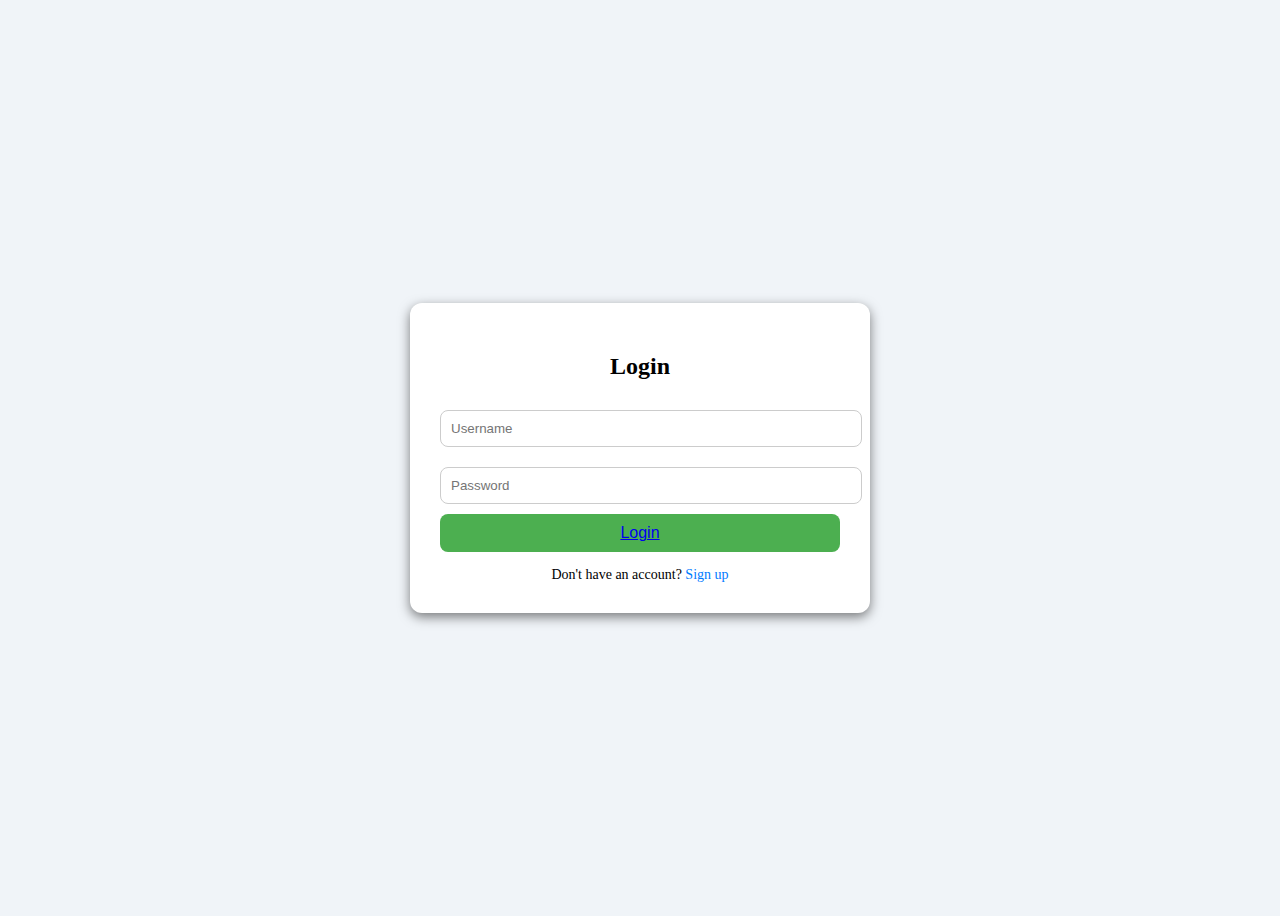
<file: index.html>
<!DOCTYPE html>
<html lang="en">
<head>
  <meta charset="UTF-8" />
  <meta name="viewport" content="width=device-width, initial-scale=1.0"/>
  <title>Login Page</title>
  <link rel="stylesheet" href="style.css">
</head>
<body>
    
    <div class="login-container">
        <h2>Login</h2>
        <form action="#" method="post">
          <input type="text" placeholder="Username" name="username" required />
          <input type="password" placeholder="Password" name="password" required />
          <button type="submit"><a href="dash.html">Login</a></button>
        </form>
        <div class="signup-link">
          Don't have an account? <a href="create.html" target="_blank">Sign up</a>
        </div>
      </div>
   
</body>
</html>
</file>
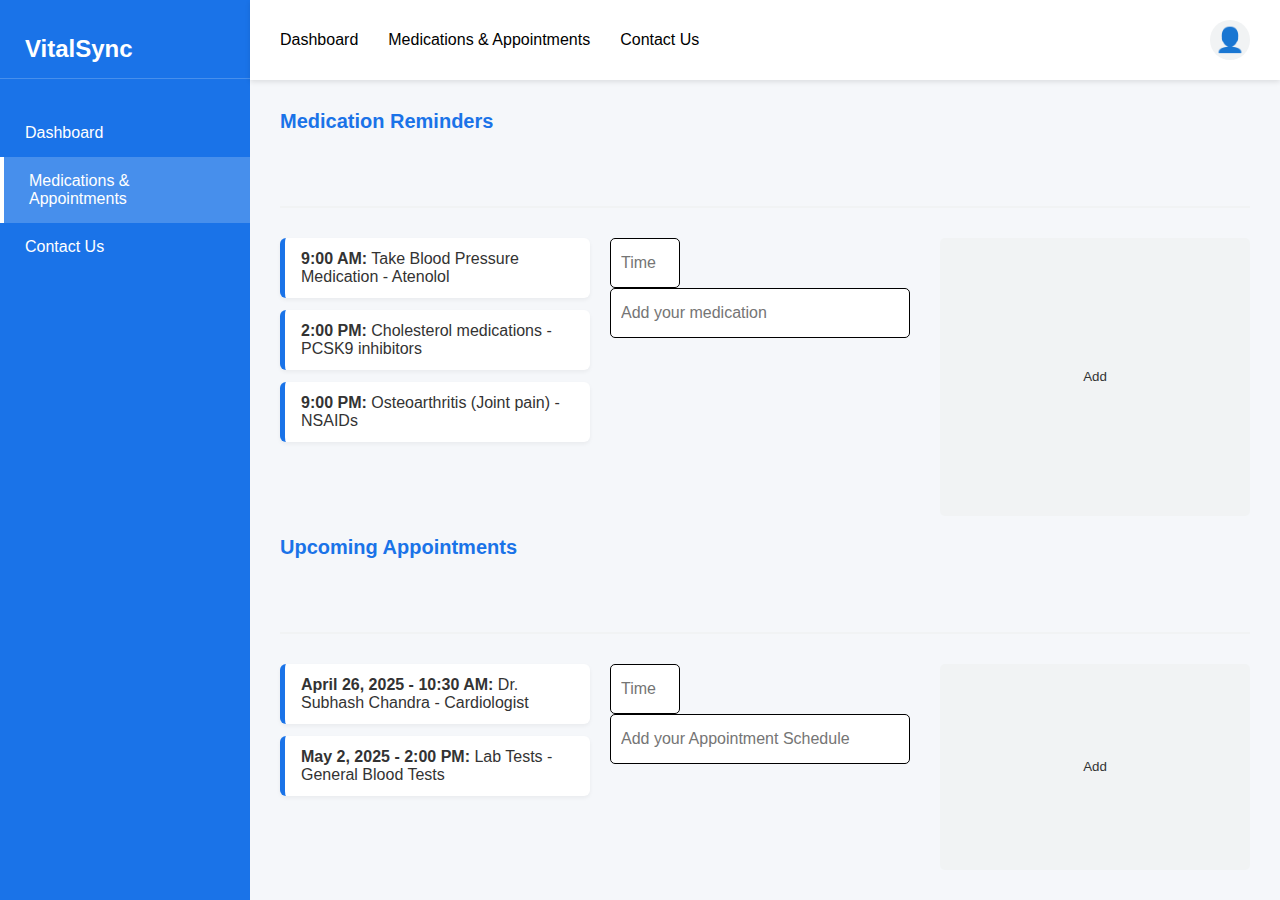
<file: appointments.html>
<!DOCTYPE html>
<html lang="en">
<head>
  <meta charset="UTF-8" />
  <meta name="viewport" content="width=device-width, initial-scale=1.0" />
  <title>VitalSync - Reminders & Appointments</title>
  <link rel="stylesheet" href="VitalSync.css" />
  <style>
    .appointments-section {
      grid-area: main;
      padding: 30px;
      display: grid;
      grid-template-columns: repeat(auto-fit, minmax(300px, 1fr));
      gap: 20px;
    }


    .input{
      padding:10px;
      font-size: 16px;
      border:1px solid black;
      border-radius: 5px;
      width:300px;
      height:50px;
    }
    .Time{
      padding:10px;
      font-size: 16px;
      border:1px solid black;
      border-radius: 5px;
      width:70px;
      height:50px;
    }

    .fillup{
      display: inline;
    }

    .appointments-section h2 {
      color: #1a73e8;
      font-size: 20px;
      margin-bottom: 10px;
      border-bottom: 2px solid #f1f3f4;
      padding-bottom: 10px;
      grid-column: 1 / -1;
    }

    .appointments-section ul {
      list-style: none;
      padding-left: 0;
    }

    .appointments-section li {
      background-color: #ffffff;
      border-left: 5px solid #1a73e8;
      padding: 12px 16px;
      margin-bottom: 12px;
      border-radius: 6px;
      box-shadow: 0 2px 4px rgba(0, 0, 0, 0.05);
    
    .button {
      width: 100px;
      height: 45px;  
      padding: 10px 20px;
      border: none;
      border-radius: 5px;
      background-color: #1a73e8;
      color: #fff;
      font-size: 16px;
      font-weight: 600;
      cursor: pointer;
      transition: background-color 0.3s;
      margin-top: 10px;
}

.button:hover {
  background-color: #1557b0;
}


    }
  </style>
</head>
<body>
  <div class="container">
    <!-- Sidebar -->
    <aside class="sidebar">
      <h2>VitalSync</h2>
      <ul>
        <li><a href="dash.html">Dashboard</a></li>
        <li class="active"><a href="appointments.html">Medications & Appointments</a></li>
        <li><a href="contact.html">Contact Us</a></li>
      </ul>
    </aside>

    <!-- Header -->
    <header class="header">
      <ul class="top-nav">
        <li><a href="dash.html">Dashboard</a></li>
        <li><a href="appointments.html">Medications & Appointments</a></li>
        <li><a href="contact.html">Contact Us</a></li>
      </ul>
      <a href="create.html" class="user-icon">👤</a>
    </header>

    <!-- Main Content -->
    <main class="appointments-section">
      <h2>Medication Reminders</h2>
      <ul>
        <li><strong>9:00 AM:</strong> Take Blood Pressure Medication - Atenolol</li>
        <li><strong>2:00 PM:</strong> Cholesterol medications - PCSK9 inhibitors</li>
        <li><strong>9:00 PM:</strong> Osteoarthritis (Joint pain) - NSAIDs</li>
      </ul>
      <div class="fillup">
      <input id="time" type="text" class="Time" placeholder="Time">
      <label for="time"></label>

      <input id="medication" type="text" class="input" placeholder="Add your medication">
      <label for="medication"></label>
      </div>
      <button>Add</button>

      <h2>Upcoming Appointments</h2>
      <ul>
        <li><strong>April 26, 2025 - 10:30 AM:</strong> Dr. Subhash Chandra - Cardiologist</li>
        <li><strong>May 2, 2025 - 2:00 PM:</strong> Lab Tests - General Blood Tests</li>
      </ul>
      <div class="fillup">
        
        <input id="time" type="text" class="Time" placeholder="Time">
        <label for="time"></label>
       
  
        <input id="appointment" type="text" class="input" placeholder="Add your Appointment Schedule">
        <label for="appointment"></label>
      </div>
      <button class="button">Add</button>
     
    </main>
  </div>
</body>
</html>
</file>
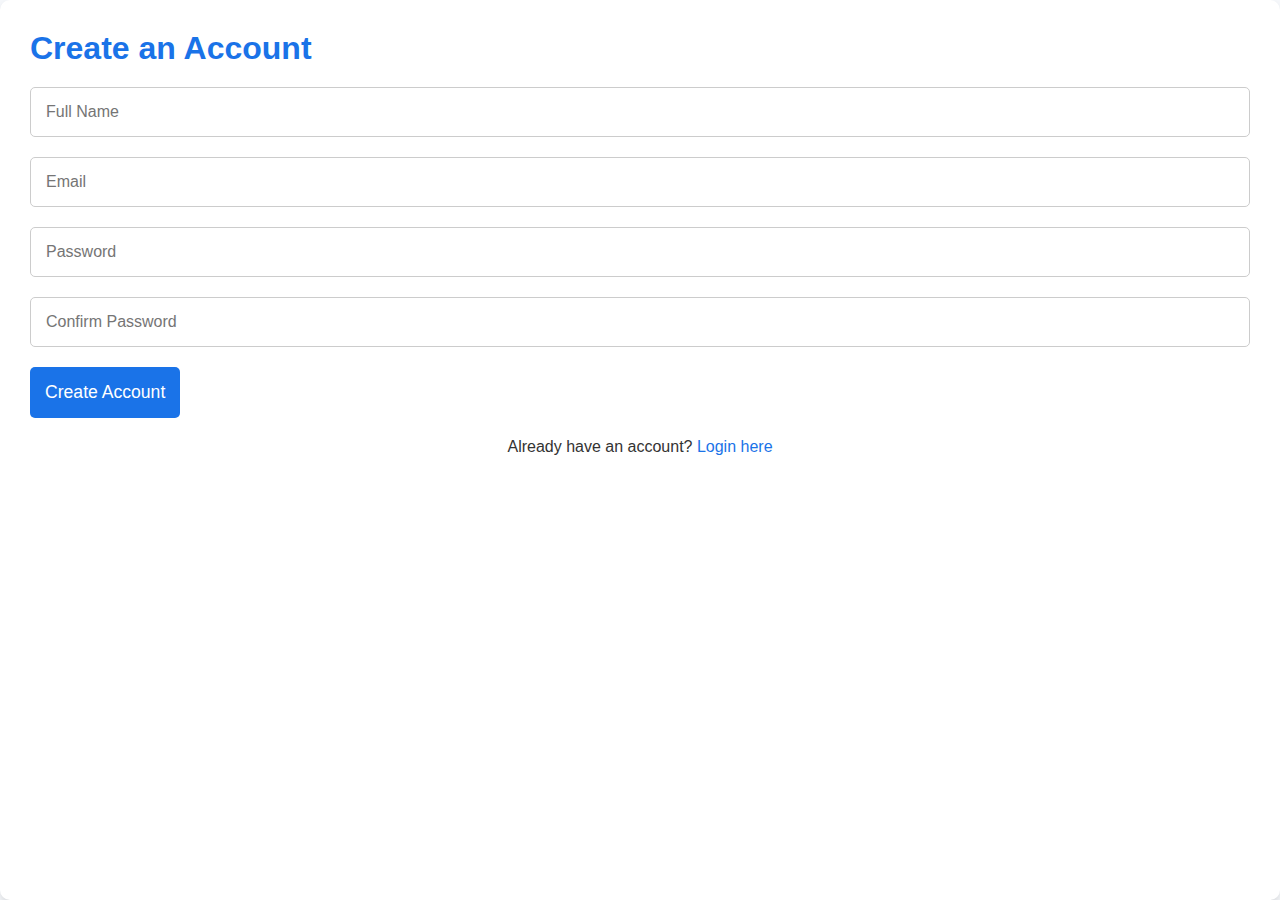
<file: create.html>
<!DOCTYPE html>
<html lang="en">
<head>
    <meta charset="UTF-8">
    <meta name="viewport" content="width=device-width, initial-scale=1.0">
    <title>Create Account</title>
    <link rel="stylesheet" href="create.css">
</head>
<body>

<div class="container">
   

    
    <main class="main-content">
        <h1>Create an Account</h1>

        <form action="#" method="post">
            <div class="input-group">
                <div class="input-box">
                    <input type="text" placeholder="Full Name" required>
                </div>
                <div class="input-box">
                    <input type="email" placeholder="Email" required>
                </div>
                <div class="input-box">
                    <input type="password" placeholder="Password" required>
                </div>
                <div class="input-box">
                    <input type="password" placeholder="Confirm Password" required>
                </div>
            </div>

            <div class="submit-btn">
                <button type="submit">Create Account</button>
            </div>
        </form>

        <p class="redirect-link">Already have an account? <a href="index.html">Login here</a></p>
    </main>
</div>

</body>
</html>
</file>
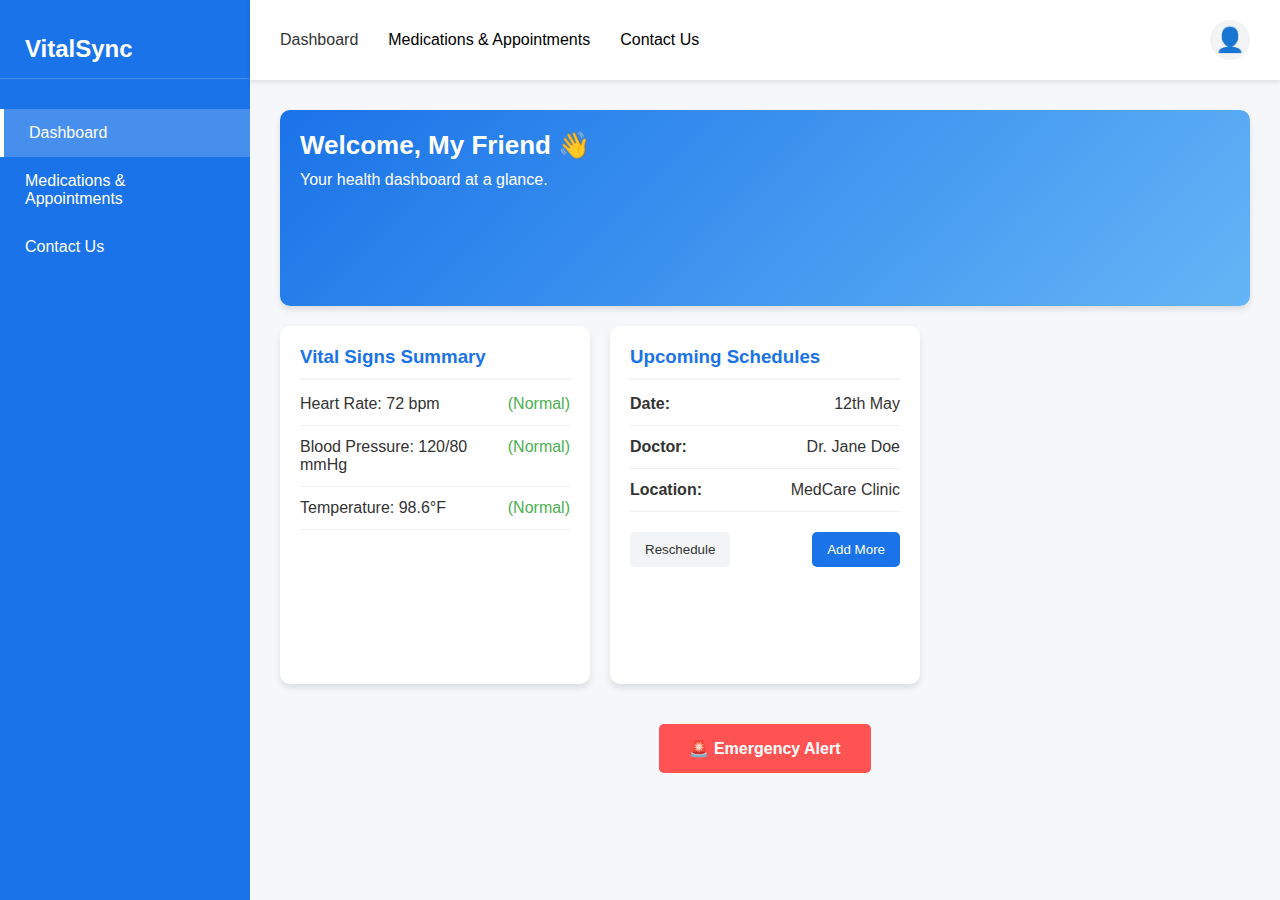
<file: dash.html>
<!DOCTYPE html>
<html lang="en">
<head>
  <meta charset="UTF-8" />
  <meta name="viewport" content="width=device-width, initial-scale=1.0"/>
  <title>VitalSync</title>
  <link rel="stylesheet" href="VitalSync.css">
  
</head>
<body>
  <div class="container">
    
    <!-- Sidebar -->
    <aside class="sidebar">
      <h2>VitalSync</h2>
      <ul>
        <li class="active">Dashboard</li>
        <li>
          <a href="appointments.html">Medications & Appointments</a></li>
        <li><a href="contact.html">Contact Us</a></li>
      </ul>
    </aside>

    <!-- Header -->
    <header class="header">
      <ul class="top-nav">
        <li class="active">Dashboard</a></li>
        <li><a href="appointments.html">Medications & Appointments</a></li>
        <li><a href="contact.html">Contact Us</a></li>
      </ul>
      <a href="create.html" class="user-icon">👤</a>
    </header>

    <!-- Main Content -->
    <main class="main-content">
      
      <!-- Welcome -->
      <section class="card welcome-card">
        <h1>Welcome, My Friend 👋</h1>
        <p>Your health dashboard at a glance.</p>
      </section>

      <!-- Vital Signs Summary -->
      <section class="card vitals-card">
        <h3>Vital Signs Summary</h3>
        <ul>
          <li>Heart Rate: 72 bpm <span>(Normal)</span></li>
          <li>Blood Pressure: 120/80 mmHg <span>(Normal)</span></li>
          <li>Temperature: 98.6°F <span>(Normal)</span></li>
        </ul>
      </section>

      <!-- Upcoming Schedules -->
      <section class="card appointments-card">
        <h3>Upcoming Schedules</h3>
        <ul>
          <li><strong>Date:</strong> 12th May</li>
          <li><strong>Doctor:</strong> Dr. Jane Doe</li>
          <li><strong>Location:</strong> MedCare Clinic</li>
        </ul>
        <div class="button-group">
          <button>Reschedule</button>
          <button class="join">Add More</button>
        </div>
      </section>

      <!-- Emergency Button -->
      <section class="emergency-button">
        <button>🚨 Emergency Alert</button>
      </section>
      
    </main>
  </div>
</body>
</html>
</file>
<file: style.css>
body {
    background: #f0f4f8;
    display: flex;
    justify-content: center;
    align-items: center;
    height: 100vh;
  }
  .login-container {
    background: white;
    padding: 30px;
    border-radius: 12px;
    box-shadow: 0 4px 12px rgba(0, 0, 0, 0.5);
    width: 400px;
  }
  h2 {
    text-align: center;
    margin-bottom: 20px;
  }
  input[type="text"], input[type="password"] {
    width: 100%;
    padding: 10px;
    margin: 10px 0;
    border: 1px solid #ccc;
    border-radius: 8px;
  }
  button {
    width: 100%;
    padding: 10px;
    background-color: #4caf50;
    color: white;
    border: none;
    border-radius: 8px;
    cursor: pointer;
    font-size: 16px;
  }
  button:hover {
    background-color: #45a049;
  }
  .signup-link {
    text-align: center;
    margin-top: 15px;
    font-size: 14px;
  }
  .signup-link a {
    color: #007bff;
    text-decoration: none;
  }
</file>
<file: VitalSync.css>
* {
    margin: 0;
    padding: 0;
    box-sizing: border-box;
    font-family: 'Segoe UI', Tahoma, Geneva, Verdana, sans-serif;
  }
  
  body {
    background-color: #f5f7fa;
    color: #333;
    min-height: 100vh;
  }
  
  .container {
    display: grid;
    grid-template-columns: 250px 1fr;
    grid-template-rows: auto 1fr;
    grid-template-areas:
      "sidebar header"
      "sidebar main";
    min-height: 100vh;
  }
  
  /* Sidebar Styles */
.sidebar {
  grid-area: sidebar;
  background-color: #1a73e8;
  color: white;
  padding: 20px 0;
  height: 100%;
}

.sidebar h2 {
  padding: 15px 25px;
  font-size: 24px;
  margin-bottom: 30px;
  border-bottom: 1px solid rgba(255, 255, 255, 0.2);
}

.sidebar ul {
  list-style: none;
}

.sidebar li {
  padding: 15px 25px;
  cursor: pointer;
  transition: background-color 0.3s;
}

.sidebar li:hover {
  background-color: rgba(255, 255, 255, 0.1);
}

.sidebar li.active {
  background-color: rgba(255, 255, 255, 0.2);
  border-left: 4px solid white;
}

.sidebar a{
  text-decoration: none;
  color: white;
}

/* Header Styles */
.header {
  
  grid-area: header;
  background-color: white;
  padding: 20px 30px;
  display: flex;
  justify-content: space-between;
  align-items: center;
  box-shadow: 0 2px 5px rgba(0, 0, 0, 0.1);
}

.top-nav {
  display: flex;
  list-style: none;
}

.top-nav li {
  margin-right: 30px;
  font-weight: 500;
  cursor: pointer;
  position: relative;
}

.top-nav li:after {
  content: '';
  position: absolute;
  width: 0;
  height: 2px;
  background-color: #1a73e8;
  bottom: -5px;
  left: 0;
  transition: width 0.3s;
}

.top-nav li:hover:after {
  width: 100%;
}

.user-icon {
  font-size: 24px;
  text-decoration: none;
  background-color: #f1f3f4;
  width: 40px;
  height: 40px;
  border-radius: 50%;
  display: flex;
  align-items: center;
  justify-content: center;
  transition: background-color 0.3s;
}

.user-icon:hover {
  background-color: #e0e3e7;
}
  
  
  
  /* Main Content Styles */
  .main-content {
    grid-area: main;
    padding: 30px;
    display: grid;
    grid-template-columns: repeat(auto-fit, minmax(300px, 1fr));
    gap: 20px;
  }
  
  .card {
    background-color: white;
    border-radius: 10px;
    box-shadow: 0 4px 6px rgba(0, 0, 0, 0.1);
    padding: 20px;
    transition: transform 0.3s;
  }
  
  .card:hover {
    transform: translateY(-5px);
  }
  
  .welcome-card {
    grid-column: 1 / -1;
    background: linear-gradient(135deg, #1a73e8, #64b5f6);
    color: white;
  }
  
  .welcome-card h1 {
    font-size: 26px;
    margin-bottom: 10px;
  }

  a{
    text-decoration: none;
    color:black;
  }
  
  
  .vitals-card ul, .appointments-card ul {
    list-style: none;
    margin-top: 15px;
  }
  
  .vitals-card li, .appointments-card li {
    margin-bottom: 12px;
    padding-bottom: 12px;
    border-bottom: 1px solid #eee;
    display: flex;
    justify-content: space-between;
  }
  
  .vitals-card span {
    color: #4caf50;
    font-weight: 500;
  }
  
  .appointments-card h3, .vitals-card h3 {
    color: #1a73e8;
    border-bottom: 2px solid #f1f3f4;
    padding-bottom: 10px;
  }
  
  .button-group {
    display: flex;
    justify-content: space-between;
    margin-top: 20px;
  }
  
  button {
    padding: 10px 15px;
    border: none;
    border-radius: 5px;
    background-color: #f1f3f4;
    color: #333;
    font-weight: 500;
    cursor: pointer;
    transition: background-color 0.3s;
  }
  
  button:hover {
    background-color: #e0e3e7;
  }
  
  button.join {
    background-color: #1a73e8;
    color: white;
  }
  
  button.join:hover {
    background-color: #1557b0;
  }
  
  .emergency-button {
    grid-column: 1 / -1;
    text-align: center;
    margin-top: 20px;
  }
  
  .emergency-button button {
    background-color: #ff5252;
    color: white;
    padding: 15px 30px;
    font-size: 16px;
    font-weight: bold;
    transition: transform 0.3s, background-color 0.3s;
  }
  
  .emergency-button button:hover {
    background-color: #ff1744;
    transform: scale(1.05);
  }
  
  /* Responsive Design */
  @media (max-width: 768px) {
    .container {
      grid-template-columns: 1fr;
      grid-template-areas:
        "header"
        "main";
    }
    
    .sidebar {
      display: none;
    }
    
    .main-content {
      grid-template-columns: 1fr;
    }
  }
</file>
<file: create.css>
* {
    margin: 0;
    padding: 0;
    box-sizing: border-box;
    font-family: 'Arial', sans-serif;
}

body {
    background-color: #f5f7fa;
    color: #333;
    min-height: 100vh;
    margin: 0; 
}

/* Container */
.container {
    display: grid;
    grid-template-columns: 1fr; 
    grid-template-rows: auto 1fr;
    grid-template-areas:
        "header"
        "main";
    min-height: 100vh;
    padding: 0; 
}



/* Main Content */
.main-content {
    grid-area: main;
    padding: 30px;
    background-color: white;
    border-radius: 10px;
    box-shadow: 0 4px 6px rgba(0, 0, 0, 0.1);
}

h1 {
    font-size: 32px;
    margin-bottom: 20px;
    color: #1a73e8;
}

form {
    display: flex;
    flex-direction: column;
    gap: 20px;
}

.input-group {
    display: flex;
    flex-direction: column;
    gap: 20px;
}

.input-box {
    display: flex;
    flex-direction: column;
}

.input-box input {
    padding: 15px;
    font-size: 1rem;
    border-radius: 5px;
    border: 1px solid #ccc;
    width: 100%;
}

.input-box input:focus {
    outline: none;
    border-color: #1a73e8;
}

.submit-btn button {
    background-color: #1a73e8;
    color: white;
    padding: 15px;
    border: none;
    font-size: 1.1rem;
    border-radius: 5px;
    cursor: pointer;
    transition: background-color 0.3s;
}

.submit-btn button:hover {
    background-color: #1557b0;
}

.redirect-link {
    text-align: center;
    margin-top: 20px;
}

.redirect-link a {
    color: #1a73e8;
    text-decoration: none;
}


@media (max-width: 768px) {
    .container {
        grid-template-columns: 1fr;
        grid-template-areas:
            "header"
            "main";
    }
    
    .sidebar {
        display: none;
    }
    
    .main-content {
        padding: 20px;
    }
}
</file>
